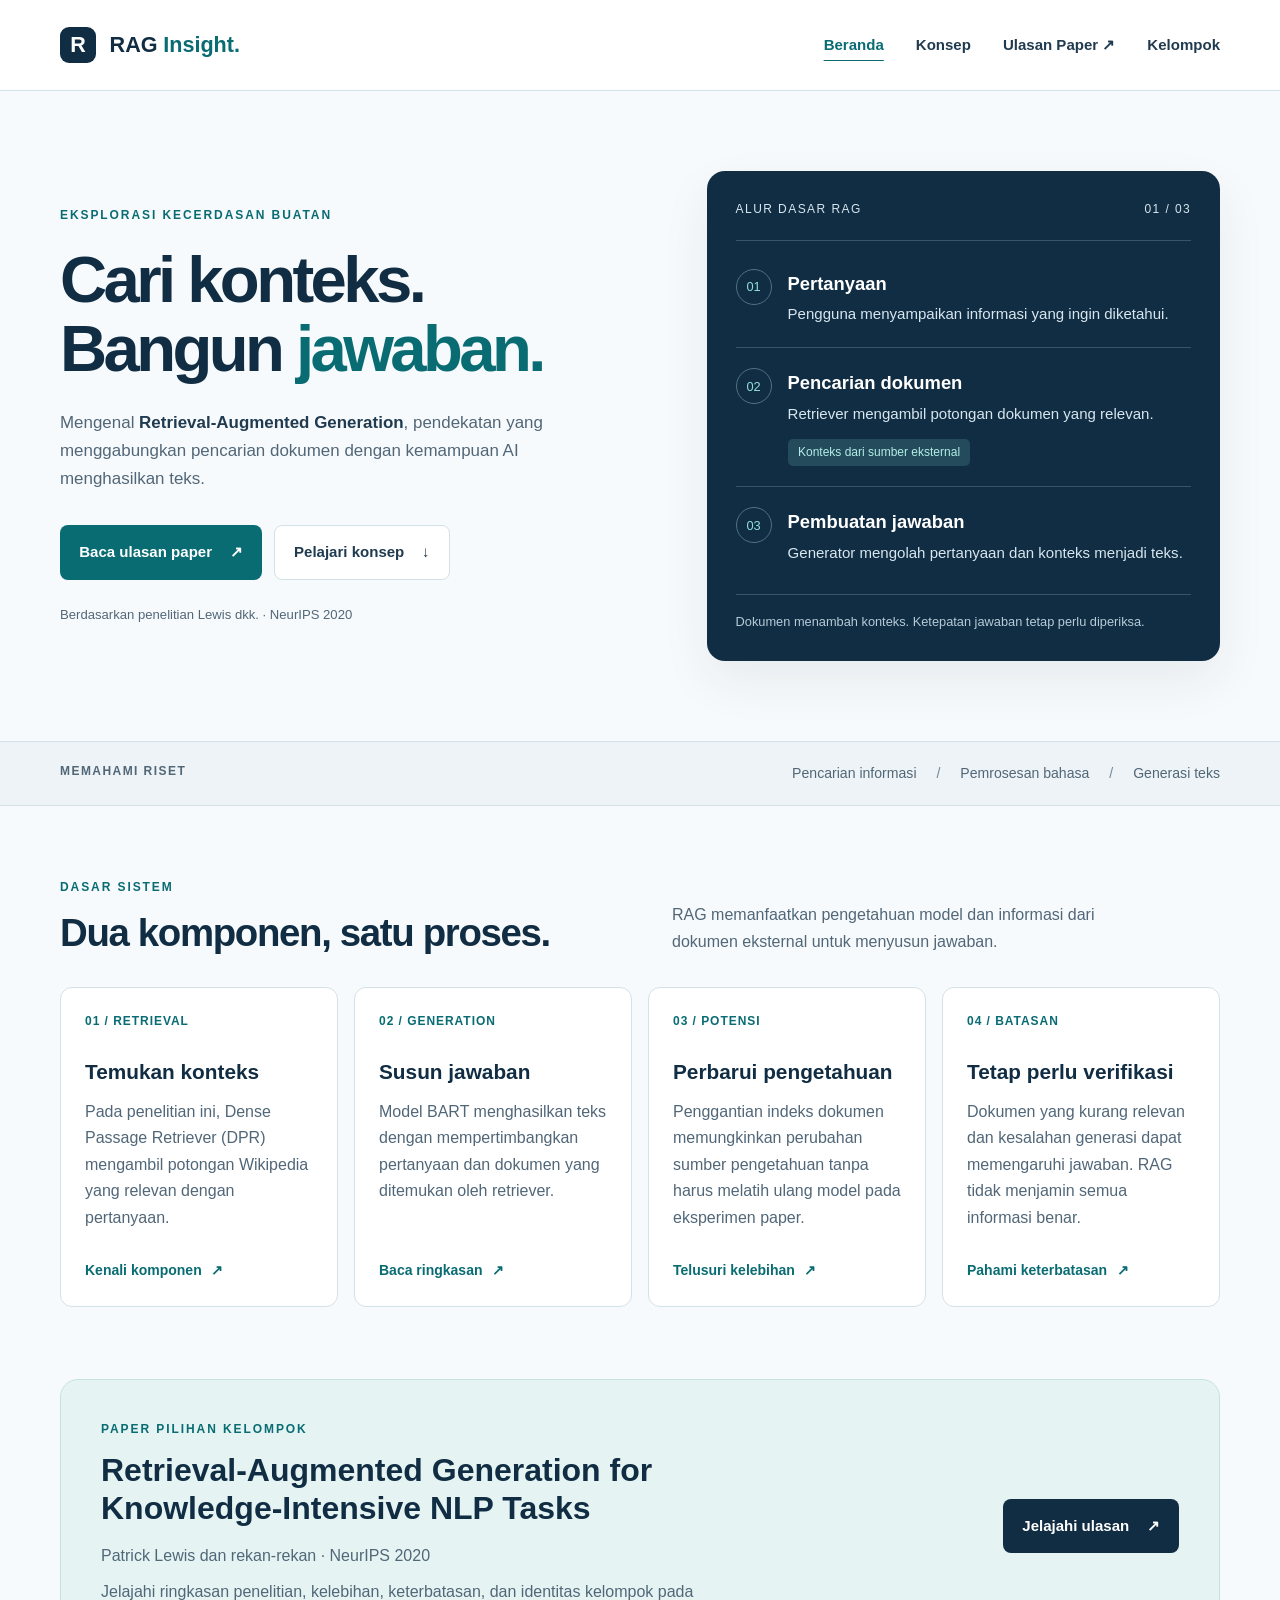
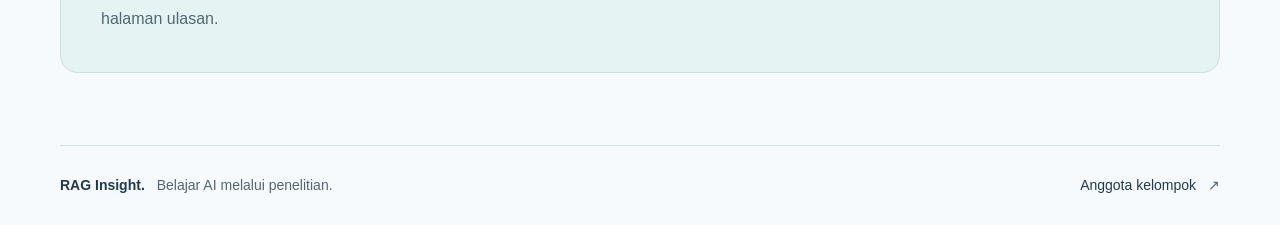
<file: index.html>
<!DOCTYPE html>
<html lang="id">
<head>
  <meta charset="UTF-8">
  <meta name="viewport" content="width=device-width, initial-scale=1.0">
  <meta name="description" content="Kenali Retrieval-Augmented Generation: cara kerja, potensi, dan keterbatasan AI yang menggunakan dokumen sebagai konteks.">
  <title>RAG Insight | Homepage</title>
  <!-- 1. CSS eksternal, terpisah dari HTML. -->
  <link rel="stylesheet" href="style.css">
</head>
<body>
  <a class="skip-link" href="#utama">Lewati ke konten utama</a>
  <header class="site-header">
    <div class="container header-inner">
      <a class="brand" href="index.html" aria-label="RAG Insight beranda"><span class="brand-icon" aria-hidden="true">R</span>RAG<span>Insight.</span></a>
      <nav aria-label="Navigasi utama">
        <ul><li><a href="index.html" aria-current="page">Beranda</a></li><li><a href="#konsep">Konsep</a></li><li><a href="landing-page.html">Ulasan Paper <span aria-hidden="true">↗</span></a></li><li><a href="landing-page.html#anggota">Kelompok</a></li></ul>
      </nav>
    </div>
  </header>
  <main id="utama">
    <!-- 3. Hero dengan judul, deskripsi, diagram konsep, dan CTA. -->
    <section class="hero container" aria-labelledby="hero-title">
      <div class="hero-copy">
        <p class="eyebrow">EKSPLORASI KECERDASAN BUATAN</p>
        <h1 id="hero-title">Cari konteks.<br>Bangun <span>jawaban.</span></h1>
        <p class="intro">Mengenal <strong>Retrieval-Augmented Generation</strong>, pendekatan yang menggabungkan pencarian dokumen dengan kemampuan AI menghasilkan teks.</p>
        <div class="actions"><a class="button primary" href="landing-page.html">Baca ulasan paper <span aria-hidden="true">↗</span></a><a class="button secondary" href="#konsep">Pelajari konsep <span aria-hidden="true">↓</span></a></div>
        <p class="hero-note">Berdasarkan penelitian Lewis dkk. · NeurIPS 2020</p>
      </div>
      <figure class="process" aria-labelledby="process-caption">
        <div class="process-top"><span>ALUR DASAR RAG</span><span aria-hidden="true">01 / 03</span></div>
        <ol>
          <li><span class="step">01</span><div><h2>Pertanyaan</h2><p>Pengguna menyampaikan informasi yang ingin diketahui.</p></div></li>
          <li><span class="step">02</span><div><h2>Pencarian dokumen</h2><p>Retriever mengambil potongan dokumen yang relevan.</p><span class="tag">Konteks dari sumber eksternal</span></div></li>
          <li><span class="step">03</span><div><h2>Pembuatan jawaban</h2><p>Generator mengolah pertanyaan dan konteks menjadi teks.</p></div></li>
        </ol>
        <figcaption id="process-caption">Dokumen menambah konteks. Ketepatan jawaban tetap perlu diperiksa.</figcaption>
      </figure>
    </section>
    <div class="research-band"><div class="container band-inner"><p>MEMAHAMI RISET</p><p>Pencarian informasi <span aria-hidden="true">/</span> Pemrosesan bahasa <span aria-hidden="true">/</span> Generasi teks</p></div></div>
    <!-- 4. Grid card berisi informasi utama yang sesuai tema paper. -->
    <section id="konsep" class="container content-section" aria-labelledby="konsep-title">
      <div class="section-heading"><div><p class="eyebrow">DASAR SISTEM</p><h2 id="konsep-title">Dua komponen, satu proses.</h2></div><p>RAG memanfaatkan pengetahuan model dan informasi dari dokumen eksternal untuk menyusun jawaban.</p></div>
      <div class="feature-grid">
        <article class="feature-card"><span class="card-number">01 / RETRIEVAL</span><h3>Temukan konteks</h3><p>Pada penelitian ini, Dense Passage Retriever (DPR) mengambil potongan Wikipedia yang relevan dengan pertanyaan.</p><a href="landing-page.html#about">Kenali komponen <span aria-hidden="true">↗</span></a></article>
        <article class="feature-card"><span class="card-number">02 / GENERATION</span><h3>Susun jawaban</h3><p>Model BART menghasilkan teks dengan mempertimbangkan pertanyaan dan dokumen yang ditemukan oleh retriever.</p><a href="landing-page.html#about">Baca ringkasan <span aria-hidden="true">↗</span></a></article>
        <article class="feature-card"><span class="card-number">03 / POTENSI</span><h3>Perbarui pengetahuan</h3><p>Penggantian indeks dokumen memungkinkan perubahan sumber pengetahuan tanpa harus melatih ulang model pada eksperimen paper.</p><a href="landing-page.html#kekuatan">Telusuri kelebihan <span aria-hidden="true">↗</span></a></article>
        <article class="feature-card"><span class="card-number">04 / BATASAN</span><h3>Tetap perlu verifikasi</h3><p>Dokumen yang kurang relevan dan kesalahan generasi dapat memengaruhi jawaban. RAG tidak menjamin semua informasi benar.</p><a href="landing-page.html#kekurangan">Pahami keterbatasan <span aria-hidden="true">↗</span></a></article>
      </div>
    </section>
    <section class="container paper-section" aria-labelledby="paper-title"><div class="paper-panel"><div><p class="eyebrow">PAPER PILIHAN KELOMPOK</p><h2 id="paper-title">Retrieval-Augmented Generation for Knowledge-Intensive NLP Tasks</h2><p>Patrick Lewis dan rekan-rekan · NeurIPS 2020</p><p class="paper-description">Jelajahi ringkasan penelitian, kelebihan, keterbatasan, dan identitas kelompok pada halaman ulasan.</p></div><a class="button paper-button" href="landing-page.html">Jelajahi ulasan <span aria-hidden="true">↗</span></a></div></section>
  </main>
  <footer class="container site-footer"><p><strong>RAG Insight.</strong> <span>Belajar AI melalui penelitian.</span></p><a href="landing-page.html#anggota">Anggota kelompok <span aria-hidden="true">↗</span></a></footer>
</body>
</html>
</file>
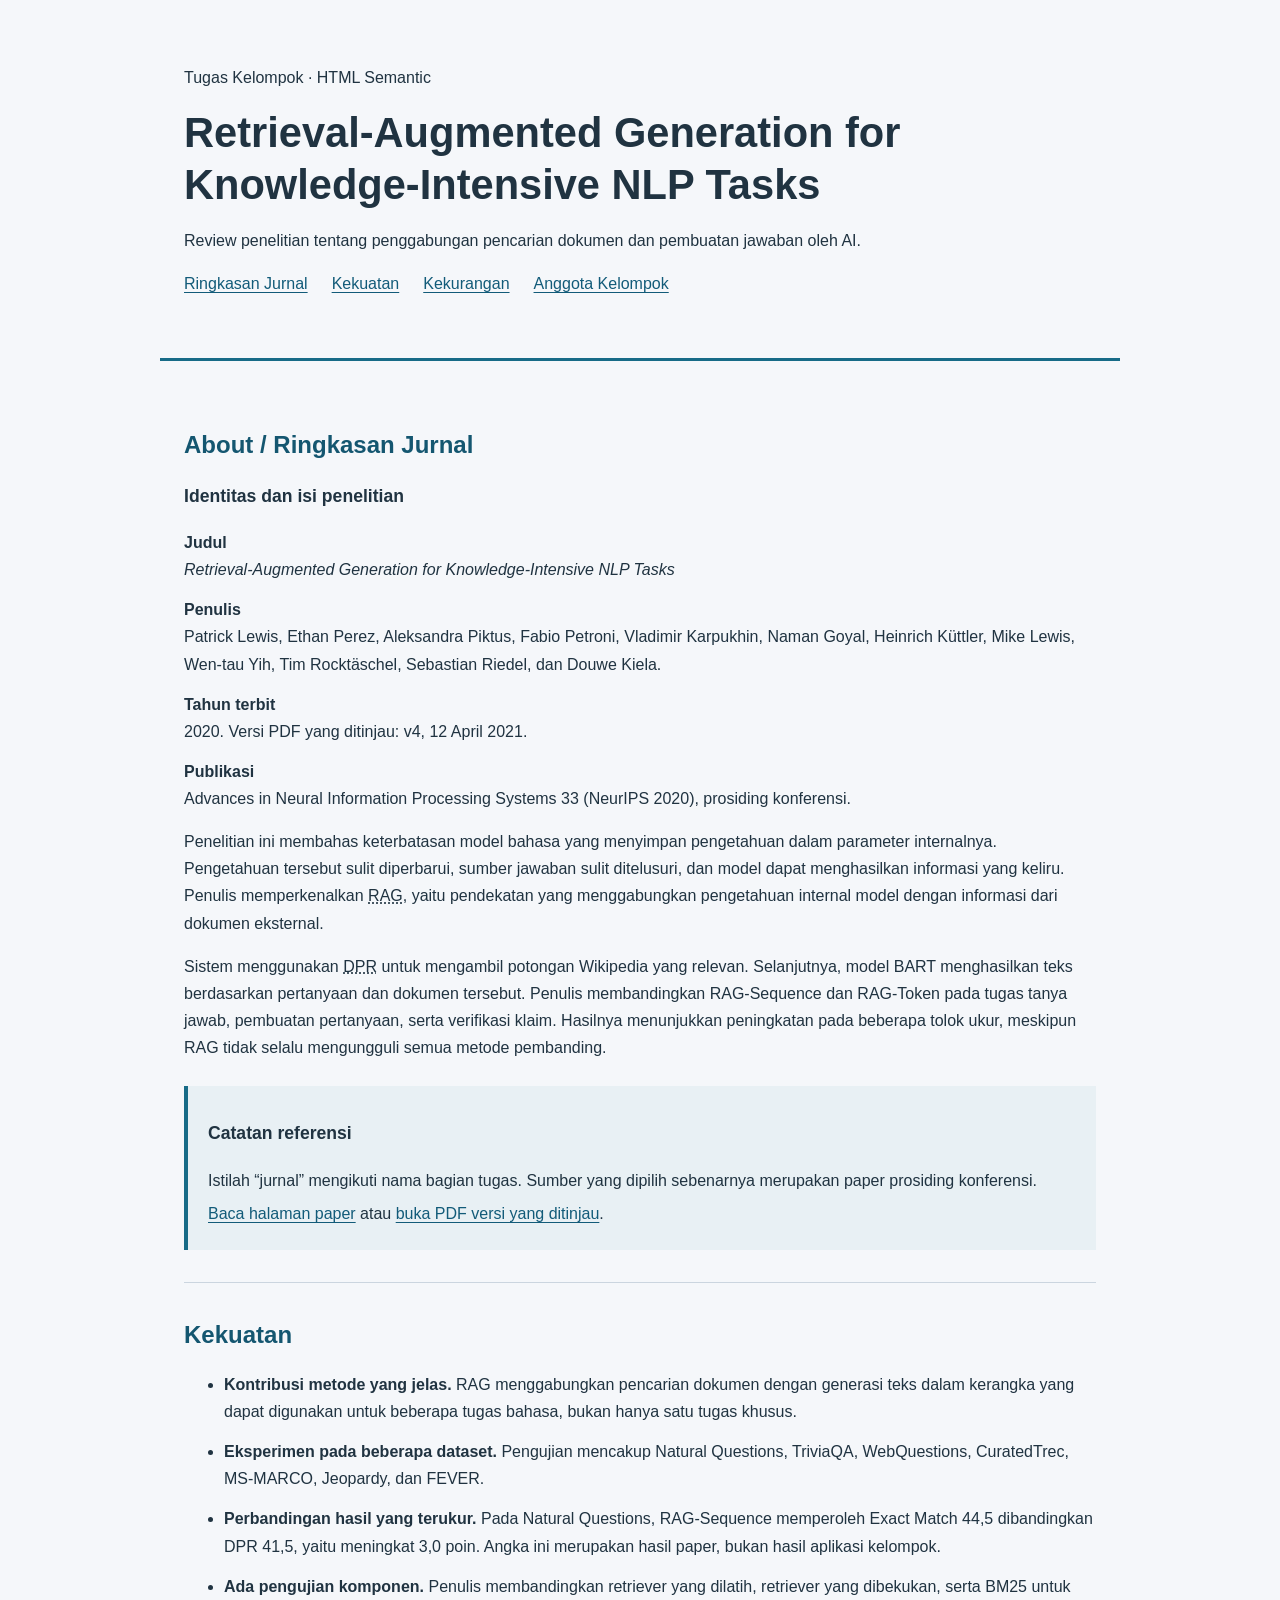
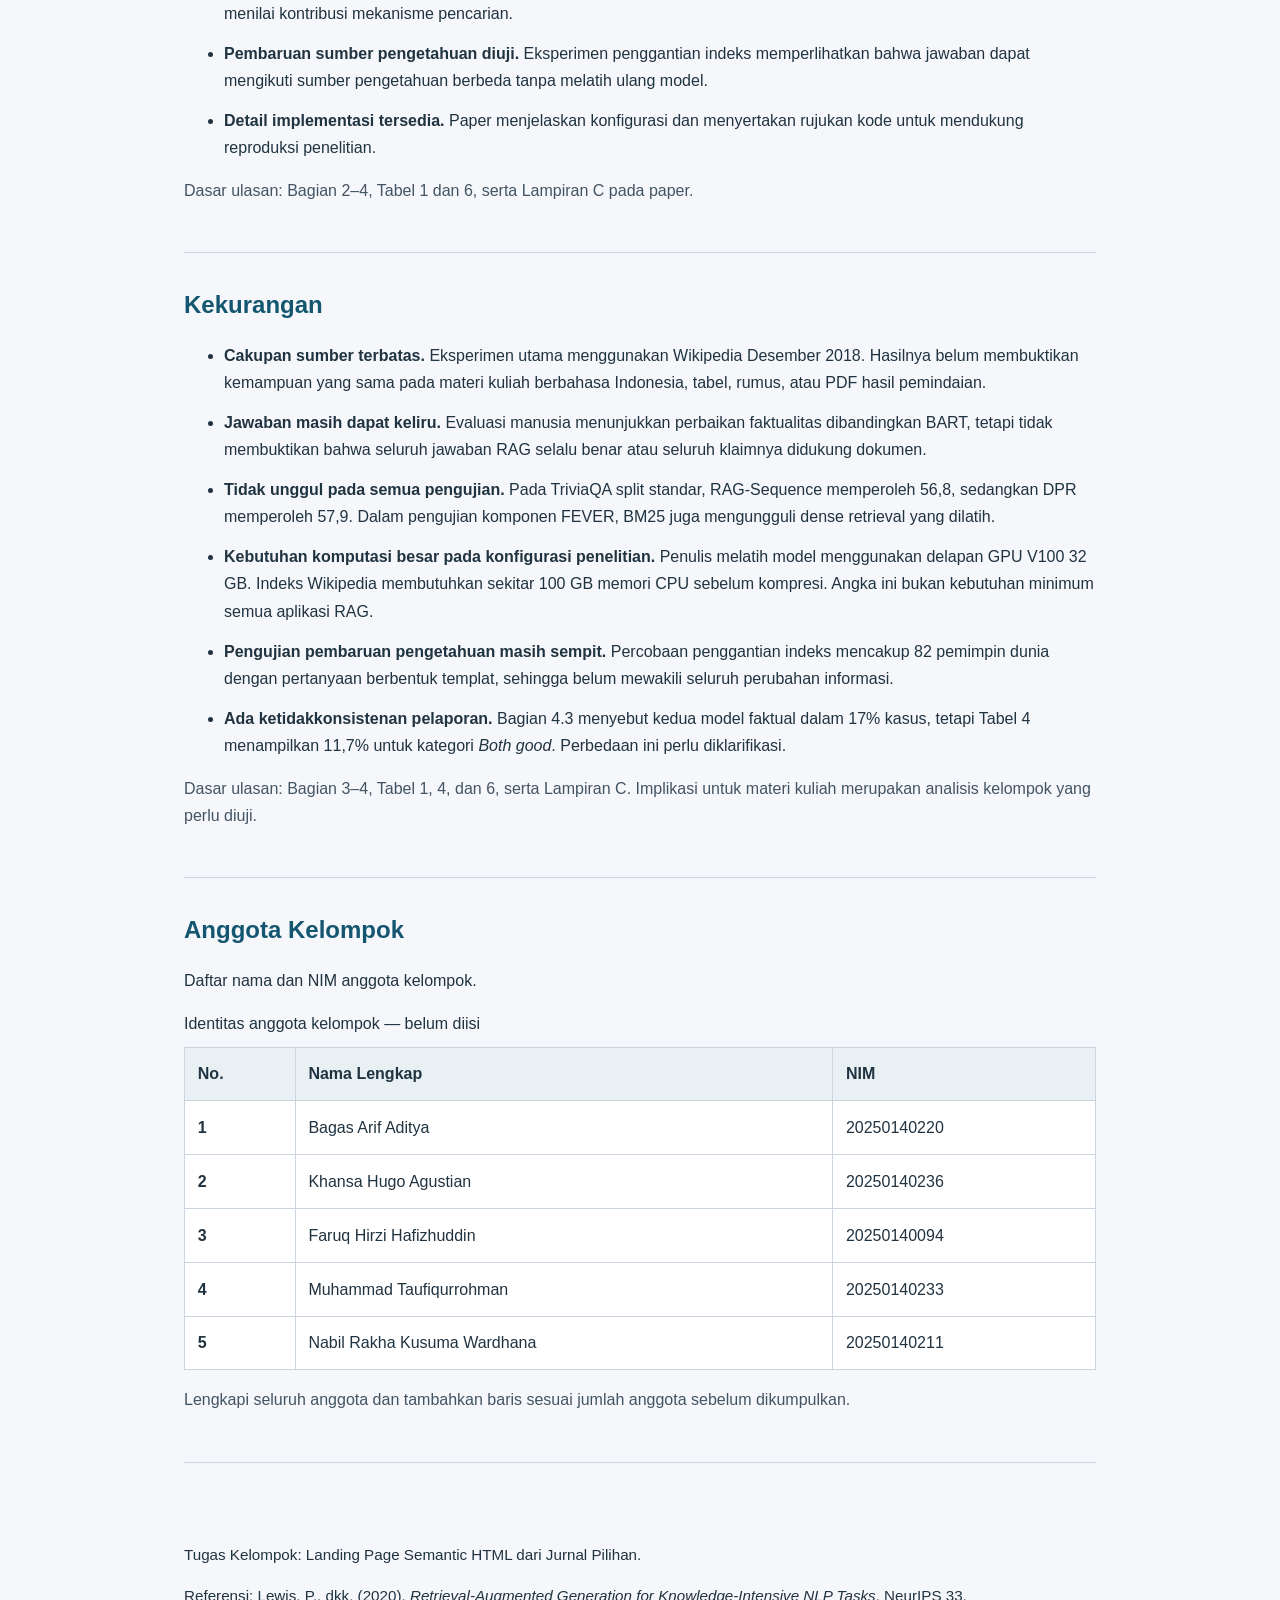
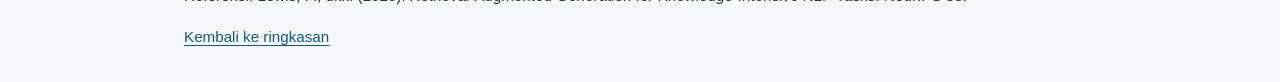
<file: index (1).html>
<!DOCTYPE html>
<html lang="id">
<head>
  <meta charset="UTF-8">
  <meta name="viewport" content="width=device-width, initial-scale=1.0">
  <meta name="description" content="Ringkasan, kekuatan, dan kekurangan penelitian Retrieval-Augmented Generation oleh Patrick Lewis dan rekan-rekan.">
  <title>Review Paper RAG — Tugas HTML Semantic</title>
  <style>
    /* CSS ringan; seluruh konten tetap dapat dibaca tanpa styling. */
    * { box-sizing: border-box; }
    body { margin: 0; font-family: Arial, sans-serif; line-height: 1.7; color: #203341; background: #f5f7fa; }
    body > header, main, body > footer { max-width: 960px; margin: auto; padding: 2rem 1.5rem; }
    body > header { padding-top: 3rem; border-bottom: 3px solid #176b87; }
    h1 { font-size: clamp(1.7rem, 4vw, 2.6rem); line-height: 1.25; margin: .5rem 0 1rem; }
    h2 { color: #145670; line-height: 1.35; }
    h3 { font-size: 1.1rem; }
    a { color: #125b79; text-underline-offset: .2em; }
    a:focus-visible { outline: 3px solid #176b87; outline-offset: 4px; }
    nav ul { display: flex; flex-wrap: wrap; gap: .6rem 1.5rem; list-style: none; padding: 0; }
    section { padding: 1rem 0 2rem; border-bottom: 1px solid #cbd5df; scroll-margin-top: 1rem; }
    dt { font-weight: bold; margin-top: .8rem; }
    dd { margin-left: 0; }
    li { margin-bottom: .8rem; }
    aside { margin-top: 1.5rem; padding: 1rem 1.25rem; background: #e8f0f4; border-left: 4px solid #176b87; }
    aside p { margin: .4rem 0; }
    table { width: 100%; border-collapse: collapse; background: white; }
    caption { text-align: left; margin-bottom: .6rem; }
    th, td { padding: .8rem; text-align: left; border: 1px solid #cbd5df; overflow-wrap: anywhere; }
    thead { background: #e8f0f4; }
    .catatan { color: #425463; }
    .skip-link { position: absolute; left: 1rem; top: -6rem; background: white; padding: .7rem; }
    .skip-link:focus { top: .5rem; }
    body > footer { font-size: .95rem; }
    @media (max-width: 480px) { th, td { padding: .5rem; } }
  </style>
</head>
<body>
  <a class="skip-link" href="#konten-utama">Lewati navigasi ke konten utama</a>

  <!-- HEADER: identitas halaman dan NAV: navigasi antarbagian. -->
  <header>
    <p>Tugas Kelompok · HTML Semantic</p>
    <h1>Retrieval-Augmented Generation for Knowledge-Intensive NLP Tasks</h1>
    <p>Review penelitian tentang penggabungan pencarian dokumen dan pembuatan jawaban oleh AI.</p>
    <nav aria-label="Navigasi bagian halaman">
      <ul>
        <li><a href="#about">Ringkasan Jurnal</a></li>
        <li><a href="#kekuatan">Kekuatan</a></li>
        <li><a href="#kekurangan">Kekurangan</a></li>
        <li><a href="#anggota">Anggota Kelompok</a></li>
      </ul>
    </nav>
  </header>

  <!-- MAIN: satu pembungkus untuk konten utama halaman. -->
  <main id="konten-utama">
    <section id="about" aria-labelledby="judul-about">
      <h2 id="judul-about">About / Ringkasan Jurnal</h2>
      <!-- ARTICLE: ringkasan paper sebagai unit konten yang dapat berdiri sendiri. -->
      <article aria-labelledby="judul-paper">
        <h3 id="judul-paper">Identitas dan isi penelitian</h3>
        <dl>
          <dt>Judul</dt>
          <dd><cite>Retrieval-Augmented Generation for Knowledge-Intensive NLP Tasks</cite></dd>
          <dt>Penulis</dt>
          <dd>Patrick Lewis, Ethan Perez, Aleksandra Piktus, Fabio Petroni, Vladimir Karpukhin, Naman Goyal, Heinrich Küttler, Mike Lewis, Wen-tau Yih, Tim Rocktäschel, Sebastian Riedel, dan Douwe Kiela.</dd>
          <dt>Tahun terbit</dt>
          <dd><time datetime="2020">2020</time>. Versi PDF yang ditinjau: v4, <time datetime="2021-04-12">12 April 2021</time>.</dd>
          <dt>Publikasi</dt>
          <dd>Advances in Neural Information Processing Systems 33 (NeurIPS 2020), prosiding konferensi.</dd>
        </dl>
        <p>Penelitian ini membahas keterbatasan model bahasa yang menyimpan pengetahuan dalam parameter internalnya. Pengetahuan tersebut sulit diperbarui, sumber jawaban sulit ditelusuri, dan model dapat menghasilkan informasi yang keliru. Penulis memperkenalkan <abbr title="Retrieval-Augmented Generation">RAG</abbr>, yaitu pendekatan yang menggabungkan pengetahuan internal model dengan informasi dari dokumen eksternal.</p>
        <p>Sistem menggunakan <abbr title="Dense Passage Retriever">DPR</abbr> untuk mengambil potongan Wikipedia yang relevan. Selanjutnya, model BART menghasilkan teks berdasarkan pertanyaan dan dokumen tersebut. Penulis membandingkan RAG-Sequence dan RAG-Token pada tugas tanya jawab, pembuatan pertanyaan, serta verifikasi klaim. Hasilnya menunjukkan peningkatan pada beberapa tolok ukur, meskipun RAG tidak selalu mengungguli semua metode pembanding.</p>
      </article>
      <aside aria-labelledby="judul-referensi">
        <h3 id="judul-referensi">Catatan referensi</h3>
        <p>Istilah “jurnal” mengikuti nama bagian tugas. Sumber yang dipilih sebenarnya merupakan paper prosiding konferensi.</p>
        <p><a href="https://arxiv.org/abs/2005.11401">Baca halaman paper</a> atau <a href="https://arxiv.org/pdf/2005.11401v4">buka PDF versi yang ditinjau</a>.</p>
      </aside>
    </section>

    <section id="kekuatan" aria-labelledby="judul-kekuatan">
      <h2 id="judul-kekuatan">Kekuatan</h2>
      <ul>
        <li><strong>Kontribusi metode yang jelas.</strong> RAG menggabungkan pencarian dokumen dengan generasi teks dalam kerangka yang dapat digunakan untuk beberapa tugas bahasa, bukan hanya satu tugas khusus.</li>
        <li><strong>Eksperimen pada beberapa dataset.</strong> Pengujian mencakup Natural Questions, TriviaQA, WebQuestions, CuratedTrec, MS-MARCO, Jeopardy, dan FEVER.</li>
        <li><strong>Perbandingan hasil yang terukur.</strong> Pada Natural Questions, RAG-Sequence memperoleh Exact Match 44,5 dibandingkan DPR 41,5, yaitu meningkat 3,0 poin. Angka ini merupakan hasil paper, bukan hasil aplikasi kelompok.</li>
        <li><strong>Ada pengujian komponen.</strong> Penulis membandingkan retriever yang dilatih, retriever yang dibekukan, serta BM25 untuk menilai kontribusi mekanisme pencarian.</li>
        <li><strong>Pembaruan sumber pengetahuan diuji.</strong> Eksperimen penggantian indeks memperlihatkan bahwa jawaban dapat mengikuti sumber pengetahuan berbeda tanpa melatih ulang model.</li>
        <li><strong>Detail implementasi tersedia.</strong> Paper menjelaskan konfigurasi dan menyertakan rujukan kode untuk mendukung reproduksi penelitian.</li>
      </ul>
      <p class="catatan">Dasar ulasan: Bagian 2–4, Tabel 1 dan 6, serta Lampiran C pada paper.</p>
    </section>

    <section id="kekurangan" aria-labelledby="judul-kekurangan">
      <h2 id="judul-kekurangan">Kekurangan</h2>
      <ul>
        <li><strong>Cakupan sumber terbatas.</strong> Eksperimen utama menggunakan Wikipedia Desember 2018. Hasilnya belum membuktikan kemampuan yang sama pada materi kuliah berbahasa Indonesia, tabel, rumus, atau PDF hasil pemindaian.</li>
        <li><strong>Jawaban masih dapat keliru.</strong> Evaluasi manusia menunjukkan perbaikan faktualitas dibandingkan BART, tetapi tidak membuktikan bahwa seluruh jawaban RAG selalu benar atau seluruh klaimnya didukung dokumen.</li>
        <li><strong>Tidak unggul pada semua pengujian.</strong> Pada TriviaQA split standar, RAG-Sequence memperoleh 56,8, sedangkan DPR memperoleh 57,9. Dalam pengujian komponen FEVER, BM25 juga mengungguli dense retrieval yang dilatih.</li>
        <li><strong>Kebutuhan komputasi besar pada konfigurasi penelitian.</strong> Penulis melatih model menggunakan delapan GPU V100 32 GB. Indeks Wikipedia membutuhkan sekitar 100 GB memori CPU sebelum kompresi. Angka ini bukan kebutuhan minimum semua aplikasi RAG.</li>
        <li><strong>Pengujian pembaruan pengetahuan masih sempit.</strong> Percobaan penggantian indeks mencakup 82 pemimpin dunia dengan pertanyaan berbentuk templat, sehingga belum mewakili seluruh perubahan informasi.</li>
        <li><strong>Ada ketidakkonsistenan pelaporan.</strong> Bagian 4.3 menyebut kedua model faktual dalam 17% kasus, tetapi Tabel 4 menampilkan 11,7% untuk kategori <i lang="en">Both good</i>. Perbedaan ini perlu diklarifikasi.</li>
      </ul>
      <p class="catatan">Dasar ulasan: Bagian 3–4, Tabel 1, 4, dan 6, serta Lampiran C. Implikasi untuk materi kuliah merupakan analisis kelompok yang perlu diuji.</p>
    </section>

    <section id="anggota" aria-labelledby="judul-anggota">
      <h2 id="judul-anggota">Anggota Kelompok</h2>
      <p>Daftar nama dan NIM anggota kelompok.</p>
      <!-- WAJIB DILENGKAPI: ganti penanda berikut dan tambah baris sesuai jumlah anggota sebenarnya. -->
      <table>
        <caption>Identitas anggota kelompok — belum diisi</caption>
        <thead>
          <tr><th scope="col">No.</th><th scope="col">Nama Lengkap</th><th scope="col">NIM</th></tr>
        </thead>
        <tbody>
          <tr><th scope="row">1</th><td>Bagas Arif Aditya</td><td>20250140220</td></tr>
        </tbody>
        <tbody>
          <tr><th scope="row">2</th><td>Khansa Hugo Agustian</td><td>20250140236</td></tr>
        </tbody>
        <tbody>
          <tr><th scope="row">3</th><td>Faruq Hirzi Hafizhuddin</td><td>20250140094</td></tr>
        </tbody>
        <tbody>
          <tr><th scope="row">4</th><td>Muhammad Taufiqurrohman</td><td>20250140233</td></tr>
        </tbody>
        <tbody>
          <tr><th scope="row">5</th><td>Nabil Rakha Kusuma Wardhana</td><td>20250140211</td></tr>
        </tbody>
      </table>
      <p class="catatan">Lengkapi seluruh anggota dan tambahkan baris sesuai jumlah anggota sebelum dikumpulkan.</p>
    </section>
  </main>

  <footer>
    <p>Tugas Kelompok: Landing Page Semantic HTML dari Jurnal Pilihan.</p>
    <p>Referensi: Lewis, P., dkk. (2020). <cite>Retrieval-Augmented Generation for Knowledge-Intensive NLP Tasks</cite>. NeurIPS 33.</p>
    <a href="#about">Kembali ke ringkasan</a>
  </footer>
</body>
</html>
</file>
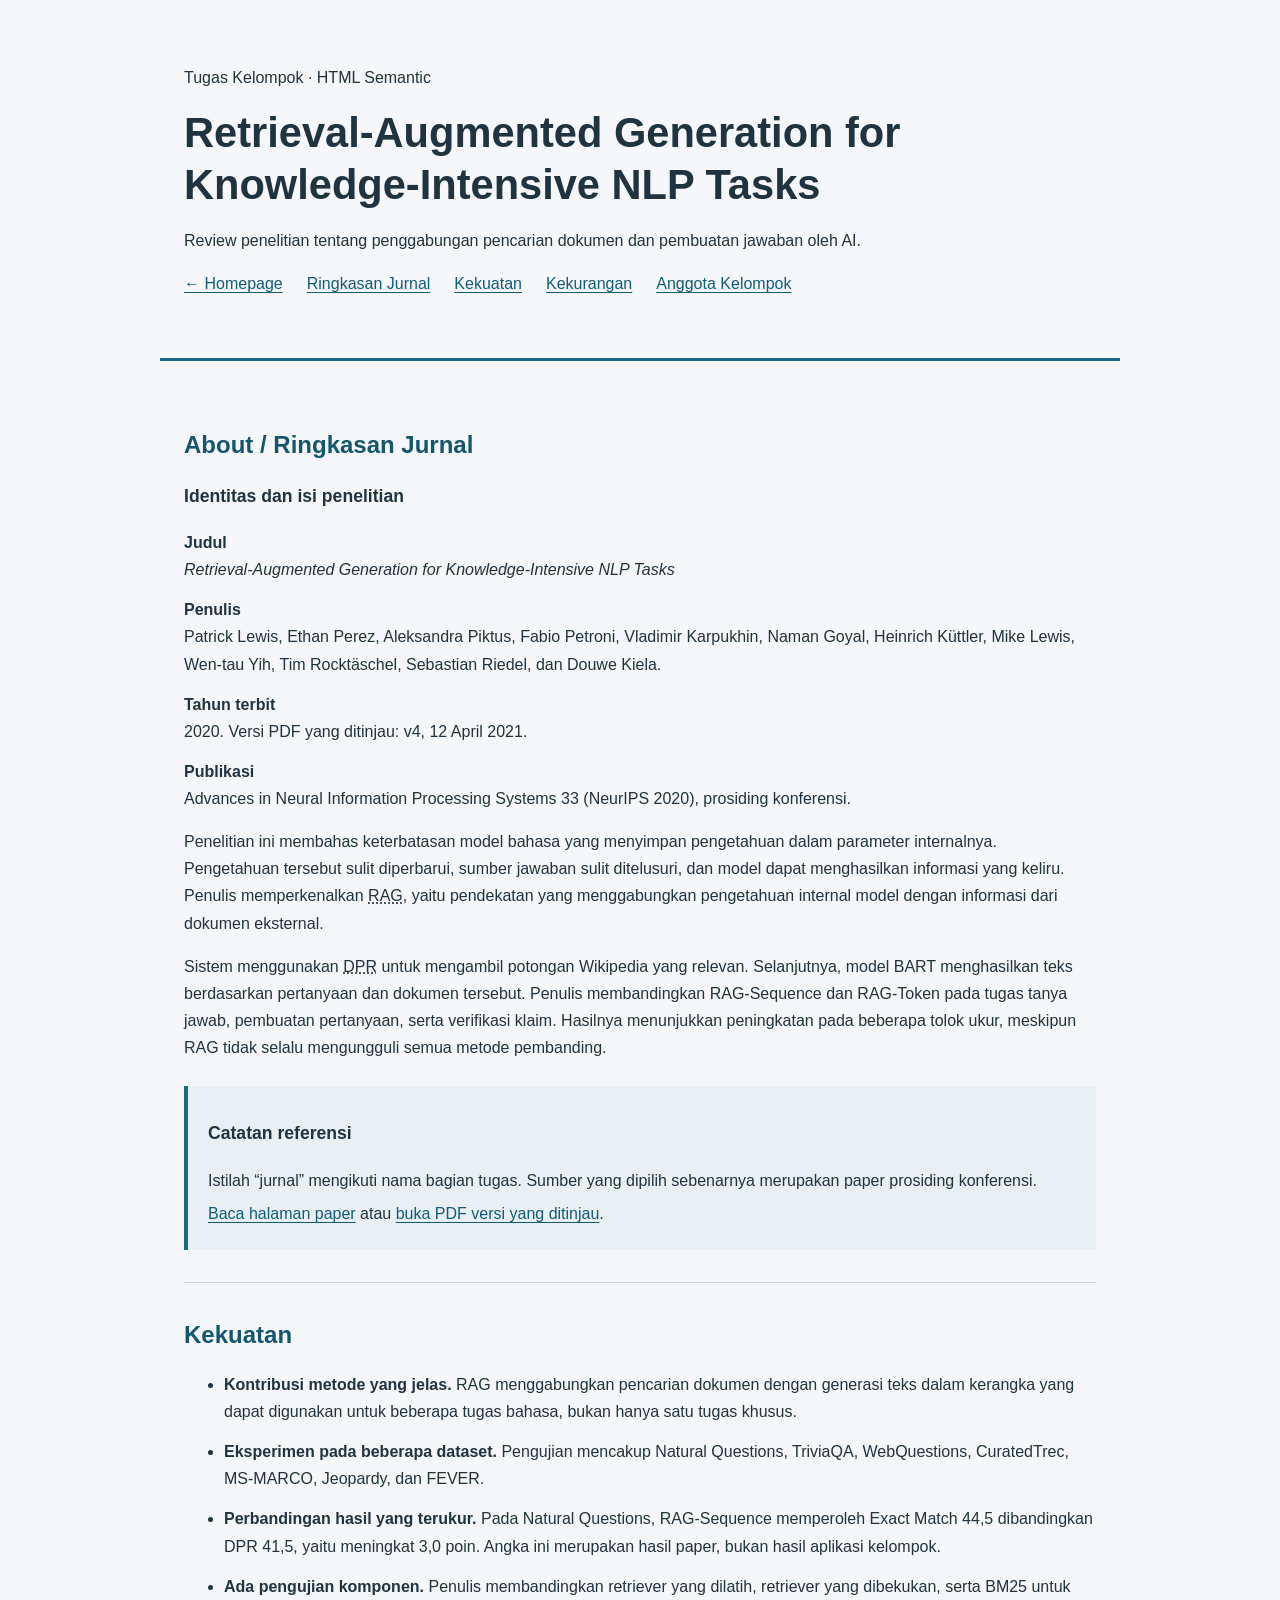
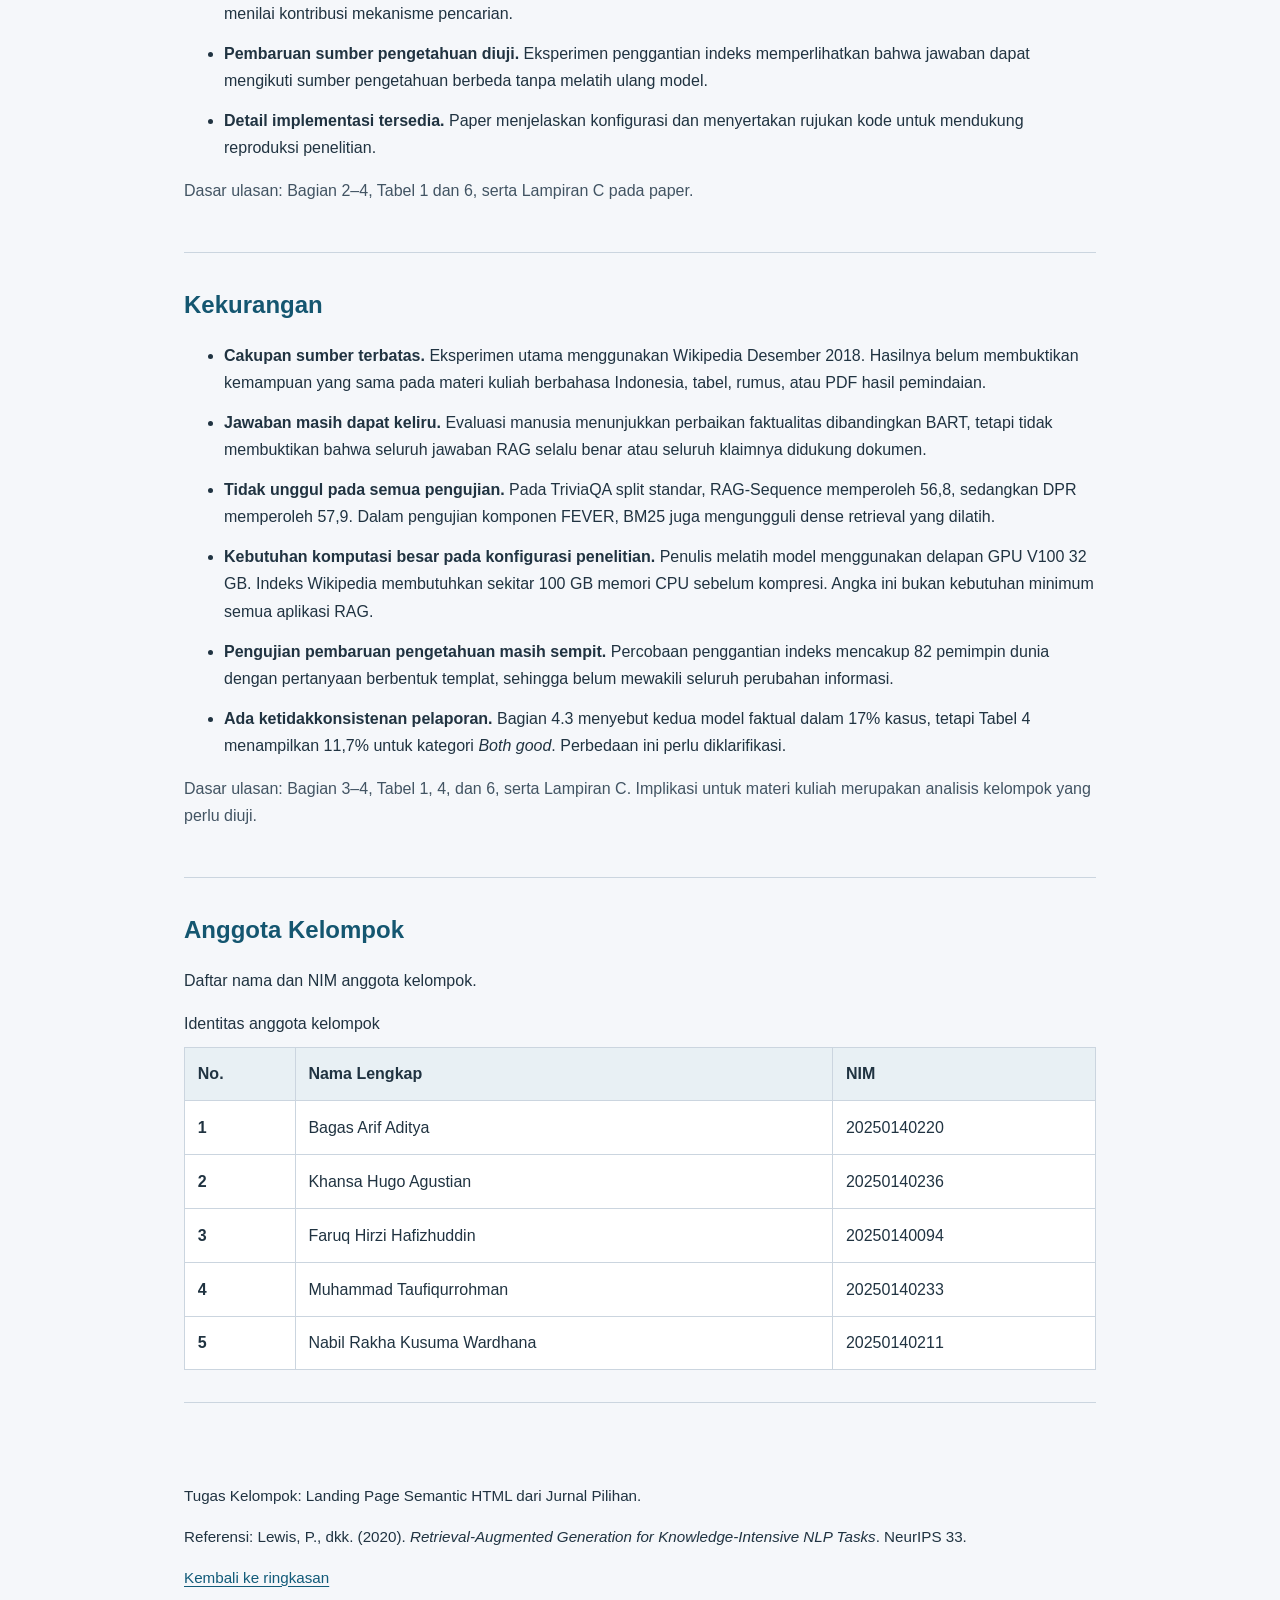
<file: landing-page.html>
<!DOCTYPE html>
<html lang="id">
<head>
  <meta charset="UTF-8">
  <meta name="viewport" content="width=device-width, initial-scale=1.0">
  <meta name="description" content="Ringkasan, kekuatan, dan kekurangan penelitian Retrieval-Augmented Generation oleh Patrick Lewis dan rekan-rekan.">
  <title>Review Paper RAG — Tugas HTML Semantic</title>
  <link rel="stylesheet" href="landing-page.css">
</head>
<body>
  <a class="skip-link" href="#konten-utama">Lewati navigasi ke konten utama</a>

  <!-- HEADER: identitas halaman dan NAV: navigasi antarbagian. -->
  <header>
    <p>Tugas Kelompok · HTML Semantic</p>
    <h1>Retrieval-Augmented Generation for Knowledge-Intensive NLP Tasks</h1>
    <p>Review penelitian tentang penggabungan pencarian dokumen dan pembuatan jawaban oleh AI.</p>
    <nav aria-label="Navigasi bagian halaman">
      <ul>
        <li><a href="index.html">← Homepage</a></li>
        <li><a href="#about">Ringkasan Jurnal</a></li>
        <li><a href="#kekuatan">Kekuatan</a></li>
        <li><a href="#kekurangan">Kekurangan</a></li>
        <li><a href="#anggota">Anggota Kelompok</a></li>
      </ul>
    </nav>
  </header>

  <!-- MAIN: satu pembungkus untuk konten utama halaman. -->
  <main id="konten-utama">
    <section id="about" aria-labelledby="judul-about">
      <h2 id="judul-about">About / Ringkasan Jurnal</h2>
      <!-- ARTICLE: ringkasan paper sebagai unit konten yang dapat berdiri sendiri. -->
      <article aria-labelledby="judul-paper">
        <h3 id="judul-paper">Identitas dan isi penelitian</h3>
        <dl>
          <dt>Judul</dt>
          <dd><cite>Retrieval-Augmented Generation for Knowledge-Intensive NLP Tasks</cite></dd>
          <dt>Penulis</dt>
          <dd>Patrick Lewis, Ethan Perez, Aleksandra Piktus, Fabio Petroni, Vladimir Karpukhin, Naman Goyal, Heinrich Küttler, Mike Lewis, Wen-tau Yih, Tim Rocktäschel, Sebastian Riedel, dan Douwe Kiela.</dd>
          <dt>Tahun terbit</dt>
          <dd><time datetime="2020">2020</time>. Versi PDF yang ditinjau: v4, <time datetime="2021-04-12">12 April 2021</time>.</dd>
          <dt>Publikasi</dt>
          <dd>Advances in Neural Information Processing Systems 33 (NeurIPS 2020), prosiding konferensi.</dd>
        </dl>
        <p>Penelitian ini membahas keterbatasan model bahasa yang menyimpan pengetahuan dalam parameter internalnya. Pengetahuan tersebut sulit diperbarui, sumber jawaban sulit ditelusuri, dan model dapat menghasilkan informasi yang keliru. Penulis memperkenalkan <abbr title="Retrieval-Augmented Generation">RAG</abbr>, yaitu pendekatan yang menggabungkan pengetahuan internal model dengan informasi dari dokumen eksternal.</p>
        <p>Sistem menggunakan <abbr title="Dense Passage Retriever">DPR</abbr> untuk mengambil potongan Wikipedia yang relevan. Selanjutnya, model BART menghasilkan teks berdasarkan pertanyaan dan dokumen tersebut. Penulis membandingkan RAG-Sequence dan RAG-Token pada tugas tanya jawab, pembuatan pertanyaan, serta verifikasi klaim. Hasilnya menunjukkan peningkatan pada beberapa tolok ukur, meskipun RAG tidak selalu mengungguli semua metode pembanding.</p>
      </article>
      <aside aria-labelledby="judul-referensi">
        <h3 id="judul-referensi">Catatan referensi</h3>
        <p>Istilah “jurnal” mengikuti nama bagian tugas. Sumber yang dipilih sebenarnya merupakan paper prosiding konferensi.</p>
        <p><a href="https://arxiv.org/abs/2005.11401">Baca halaman paper</a> atau <a href="https://arxiv.org/pdf/2005.11401v4">buka PDF versi yang ditinjau</a>.</p>
      </aside>
    </section>

    <section id="kekuatan" aria-labelledby="judul-kekuatan">
      <h2 id="judul-kekuatan">Kekuatan</h2>
      <ul>
        <li><strong>Kontribusi metode yang jelas.</strong> RAG menggabungkan pencarian dokumen dengan generasi teks dalam kerangka yang dapat digunakan untuk beberapa tugas bahasa, bukan hanya satu tugas khusus.</li>
        <li><strong>Eksperimen pada beberapa dataset.</strong> Pengujian mencakup Natural Questions, TriviaQA, WebQuestions, CuratedTrec, MS-MARCO, Jeopardy, dan FEVER.</li>
        <li><strong>Perbandingan hasil yang terukur.</strong> Pada Natural Questions, RAG-Sequence memperoleh Exact Match 44,5 dibandingkan DPR 41,5, yaitu meningkat 3,0 poin. Angka ini merupakan hasil paper, bukan hasil aplikasi kelompok.</li>
        <li><strong>Ada pengujian komponen.</strong> Penulis membandingkan retriever yang dilatih, retriever yang dibekukan, serta BM25 untuk menilai kontribusi mekanisme pencarian.</li>
        <li><strong>Pembaruan sumber pengetahuan diuji.</strong> Eksperimen penggantian indeks memperlihatkan bahwa jawaban dapat mengikuti sumber pengetahuan berbeda tanpa melatih ulang model.</li>
        <li><strong>Detail implementasi tersedia.</strong> Paper menjelaskan konfigurasi dan menyertakan rujukan kode untuk mendukung reproduksi penelitian.</li>
      </ul>
      <p class="catatan">Dasar ulasan: Bagian 2–4, Tabel 1 dan 6, serta Lampiran C pada paper.</p>
    </section>

    <section id="kekurangan" aria-labelledby="judul-kekurangan">
      <h2 id="judul-kekurangan">Kekurangan</h2>
      <ul>
        <li><strong>Cakupan sumber terbatas.</strong> Eksperimen utama menggunakan Wikipedia Desember 2018. Hasilnya belum membuktikan kemampuan yang sama pada materi kuliah berbahasa Indonesia, tabel, rumus, atau PDF hasil pemindaian.</li>
        <li><strong>Jawaban masih dapat keliru.</strong> Evaluasi manusia menunjukkan perbaikan faktualitas dibandingkan BART, tetapi tidak membuktikan bahwa seluruh jawaban RAG selalu benar atau seluruh klaimnya didukung dokumen.</li>
        <li><strong>Tidak unggul pada semua pengujian.</strong> Pada TriviaQA split standar, RAG-Sequence memperoleh 56,8, sedangkan DPR memperoleh 57,9. Dalam pengujian komponen FEVER, BM25 juga mengungguli dense retrieval yang dilatih.</li>
        <li><strong>Kebutuhan komputasi besar pada konfigurasi penelitian.</strong> Penulis melatih model menggunakan delapan GPU V100 32 GB. Indeks Wikipedia membutuhkan sekitar 100 GB memori CPU sebelum kompresi. Angka ini bukan kebutuhan minimum semua aplikasi RAG.</li>
        <li><strong>Pengujian pembaruan pengetahuan masih sempit.</strong> Percobaan penggantian indeks mencakup 82 pemimpin dunia dengan pertanyaan berbentuk templat, sehingga belum mewakili seluruh perubahan informasi.</li>
        <li><strong>Ada ketidakkonsistenan pelaporan.</strong> Bagian 4.3 menyebut kedua model faktual dalam 17% kasus, tetapi Tabel 4 menampilkan 11,7% untuk kategori <i lang="en">Both good</i>. Perbedaan ini perlu diklarifikasi.</li>
      </ul>
      <p class="catatan">Dasar ulasan: Bagian 3–4, Tabel 1, 4, dan 6, serta Lampiran C. Implikasi untuk materi kuliah merupakan analisis kelompok yang perlu diuji.</p>
    </section>

    <section id="anggota" aria-labelledby="judul-anggota">
      <h2 id="judul-anggota">Anggota Kelompok</h2>
      <p>Daftar nama dan NIM anggota kelompok.</p>
      <!-- Identitas anggota kelompok sesuai file yang diberikan. -->
      <table>
        <caption>Identitas anggota kelompok</caption>
        <thead>
          <tr><th scope="col">No.</th><th scope="col">Nama Lengkap</th><th scope="col">NIM</th></tr>
        </thead>
        <tbody>
          <tr><th scope="row">1</th><td>Bagas Arif Aditya</td><td>20250140220</td></tr>
        </tbody>
        <tbody>
          <tr><th scope="row">2</th><td>Khansa Hugo Agustian</td><td>20250140236</td></tr>
        </tbody>
        <tbody>
          <tr><th scope="row">3</th><td>Faruq Hirzi Hafizhuddin</td><td>20250140094</td></tr>
        </tbody>
        <tbody>
          <tr><th scope="row">4</th><td>Muhammad Taufiqurrohman</td><td>20250140233</td></tr>
        </tbody>
        <tbody>
          <tr><th scope="row">5</th><td>Nabil Rakha Kusuma Wardhana</td><td>20250140211</td></tr>
        </tbody>
      </table>

    </section>
  </main>

  <footer>
    <p>Tugas Kelompok: Landing Page Semantic HTML dari Jurnal Pilihan.</p>
    <p>Referensi: Lewis, P., dkk. (2020). <cite>Retrieval-Augmented Generation for Knowledge-Intensive NLP Tasks</cite>. NeurIPS 33.</p>
    <a href="#about">Kembali ke ringkasan</a>
  </footer>
</body>
</html>
</file>
<file: style.css>
/* 2. Variabel global untuk warna, ukuran, dan spacing. */
:root {
  --navy: #112d43;
  --text: #203b50;
  --muted: #516778;
  --accent: #096c73;
  --accent-light: #e5f4f3;
  --line: #d4e1e6;
  --background: #f7fafc;
  --white: #ffffff;
  --container: 1160px;
  --radius: 18px;
  --space: 1.5rem;
}
/* Reset sederhana. */
*, *::before, *::after { box-sizing: border-box; margin: 0; padding: 0; }
html { scroll-behavior: smooth; }
body { font-family: Arial, Helvetica, sans-serif; font-size: 1rem; line-height: 1.65; color: var(--text); background: var(--background); }
a { color: inherit; text-decoration: none; }
img, svg { display: block; max-width: 100%; height: auto; }
button, input { font: inherit; }
h1, h2, h3 { color: var(--navy); line-height: 1.18; }
a:focus-visible { outline: 3px solid #c15e13; outline-offset: 5px; }
.container { width: min(var(--container), calc(100% - 3rem)); margin-inline: auto; }
.skip-link { position: absolute; top: -100px; left: 1rem; padding: .75rem; background: var(--white); z-index: 5; }
.skip-link:focus { top: 1rem; }
.site-header { border-bottom: 1px solid var(--line); background: var(--white); }
.header-inner { min-height: 90px; display: flex; align-items: center; justify-content: space-between; gap: var(--space); }
.brand { display: inline-flex; align-items: center; gap: .35rem; font-size: 1.35rem; font-weight: 800; color: var(--navy); }
.brand > span:last-child { color: var(--accent); }
.brand-icon { display: grid; place-items: center; background: var(--navy); color: var(--white); width: 36px; height: 36px; margin-right: .5rem; border-radius: 9px; }
nav ul { list-style: none; display: flex; gap: 2rem; flex-wrap: wrap; }
nav a { display: inline-block; padding-block: .6rem; font-size: .94rem; font-weight: 600; }
nav a:hover, nav a[aria-current="page"] { color: var(--accent); text-decoration: underline; text-underline-offset: .6rem; }
.hero { display: grid; grid-template-columns: 1.12fr 1fr; align-items: center; gap: 4.5rem; padding-block: 5rem; }
.eyebrow { color: var(--accent); font-size: .75rem; font-weight: 700; letter-spacing: .16em; margin-bottom: 1.2rem; }
h1 { font-size: clamp(2.75rem, 5.1vw, 4.5rem); letter-spacing: -.055em; line-height: 1.06; }
h1 span { color: var(--accent); }
.intro { max-width: 33rem; margin-top: 1.6rem; color: var(--muted); font-size: 1.06rem; }
.intro strong { color: var(--text); font-weight: 600; }
.actions { display: flex; flex-wrap: wrap; gap: .75rem; margin-top: 2rem; }
.button { display: inline-flex; align-items: center; justify-content: center; gap: 1.1rem; padding: .9rem 1.2rem; border-radius: 8px; font-size: .94rem; font-weight: 700; min-height: 48px; transition: background .15s ease; }
.primary { background: var(--accent); color: var(--white); }
.primary:hover { background: #074e54; }
.secondary { border: 1px solid var(--line); background: var(--white); }
.secondary:hover { background: var(--accent-light); }
.hero-note { margin-top: 1.5rem; color: var(--muted); font-size: .82rem; }
.process { background: var(--navy); color: #d7e6ef; padding: 1.8rem; border-radius: var(--radius); box-shadow: 0 20px 50px #112d4312; }
.process-top { display: flex; justify-content: space-between; gap: 1rem; font-size: .75rem; letter-spacing: .12em; border-bottom: 1px solid #395367; padding-bottom: 1.25rem; }
.process ol { list-style: none; padding-block: .5rem; }
.process li { display: flex; align-items: flex-start; gap: 1rem; padding-block: 1.25rem; }
.process li + li { border-top: 1px solid #395367; }
.step { flex-shrink: 0; width: 36px; height: 36px; border: 1px solid #507282; border-radius: 50%; display: grid; place-items: center; color: #8fdfd7; font-size: .8rem; }
.process h2 { color: var(--white); font-size: 1.15rem; margin: .25rem 0 .5rem; }
.process p { font-size: .94rem; }
.tag { display: inline-block; margin-top: .75rem; background: #234b5b; color: #b3ede6; padding: .25rem .65rem; border-radius: 5px; font-size: .75rem; }
.process figcaption { padding-top: 1rem; border-top: 1px solid #395367; font-size: .8rem; color: #b7cbd8; }
.research-band { background: #edf3f6; border-block: 1px solid var(--line); }
.band-inner { display: flex; justify-content: space-between; gap: 1rem; padding-block: 1.25rem; color: var(--muted); font-size: .88rem; }
.band-inner p:first-child { font-size: .75rem; letter-spacing: .12em; font-weight: 700; }
.band-inner span { margin-inline: 1rem; color: #718995; }
.content-section { padding-block: 4.5rem; scroll-margin-top: 2rem; }
.section-heading { display: grid; grid-template-columns: 1fr 1fr; align-items: end; gap: 4rem; margin-bottom: 2rem; }
.section-heading .eyebrow { margin-bottom: .75rem; }
.section-heading h2 { font-size: clamp(1.8rem, 3vw, 2.4rem); letter-spacing: -.035em; }
.section-heading > p { color: var(--muted); max-width: 30rem; }
/* 4. CSS Grid: empat card desktop, dua tablet, satu mobile. */
.feature-grid { display: grid; grid-template-columns: repeat(4, minmax(0, 1fr)); gap: 1rem; }
.feature-card { display: flex; flex-direction: column; padding: 1.5rem; background: var(--white); border: 1px solid var(--line); border-radius: 12px; }
.card-number { color: var(--accent); font-size: .75rem; font-weight: 700; letter-spacing: .08em; margin-bottom: 1.75rem; }
.feature-card h3 { font-size: 1.3rem; margin-bottom: .9rem; }
.feature-card p { color: var(--muted); margin-bottom: 1.75rem; }
.feature-card a { margin-top: auto; font-size: .875rem; color: var(--accent); font-weight: 700; }
.feature-card a:hover, .site-footer a:hover { text-decoration: underline; }
.feature-card a span { margin-left: .35rem; }
.paper-section { padding-bottom: 4.5rem; }
.paper-panel { background: var(--accent-light); padding: 2.5rem; border-radius: var(--radius); display: grid; grid-template-columns: 1fr auto; gap: 3rem; align-items: center; border: 1px solid #c4e2df; }
.paper-panel h2 { font-size: clamp(1.5rem, 2.5vw, 2rem); max-width: 42rem; margin-bottom: 1rem; }
.paper-panel .eyebrow { margin-bottom: .75rem; }
.paper-panel p:not(.eyebrow) { color: var(--muted); }
.paper-description { max-width: 40rem; margin-top: .6rem; }
.paper-button { background: var(--navy); color: var(--white); }
.paper-button:hover { background: #234b5b; }
.site-footer { border-top: 1px solid var(--line); padding-block: 1.75rem; display: flex; justify-content: space-between; gap: 1.5rem; font-size: .875rem; }
.site-footer span { margin-left: .5rem; color: var(--muted); }
/* 5. Media query tablet. */
@media (max-width: 1000px) {
  .hero { gap: 2rem; padding-block: 3.5rem; }
  .feature-grid { grid-template-columns: repeat(2, minmax(0, 1fr)); }
  nav ul { gap: 1.1rem; }
  .section-heading { gap: 2rem; }
  .paper-panel { gap: 1.5rem; }
}
/* 5. Media query mobile. Navigasi membungkus tanpa JavaScript. */
@media (max-width: 700px) {
  .container { width: calc(100% - 2rem); }
  .header-inner { flex-direction: column; align-items: flex-start; gap: .6rem; padding-block: 1rem; }
  nav { width: 100%; }
  nav ul { gap: .5rem 1.25rem; }
  nav a { font-size: .875rem; }
  .hero { grid-template-columns: 1fr; padding-block: 2.75rem; gap: 2.25rem; }
  h1 { font-size: clamp(2.65rem, 11vw, 3.8rem); }
  .process { padding: 1.4rem; }
  .band-inner { flex-direction: column; gap: .4rem; }
  .band-inner span { margin-inline: .3rem; }
  .section-heading { grid-template-columns: 1fr; gap: 1rem; }
  .content-section { padding-block: 3rem; }
  .feature-grid { grid-template-columns: 1fr; }
  .card-number { margin-bottom: 1rem; }
  .paper-section { padding-bottom: 3rem; }
  .paper-panel { grid-template-columns: 1fr; padding: 1.5rem; }
  .paper-button { justify-self: start; }
  .site-footer { flex-direction: column; gap: .65rem; }
  .site-footer p span { display: block; margin-left: 0; }
}
@media (prefers-reduced-motion: reduce) {
  html { scroll-behavior: auto; }
  .button { transition: none; }
}
</file>
<file: landing-page.css>
/* CSS ringan; seluruh konten tetap dapat dibaca tanpa styling. */
* { box-sizing: border-box; }
body { margin: 0; font-family: Arial, sans-serif; line-height: 1.7; color: #203341; background: #f5f7fa; }
body > header, main, body > footer { max-width: 960px; margin: auto; padding: 2rem 1.5rem; }
body > header { padding-top: 3rem; border-bottom: 3px solid #176b87; }
h1 { font-size: clamp(1.7rem, 4vw, 2.6rem); line-height: 1.25; margin: .5rem 0 1rem; }
h2 { color: #145670; line-height: 1.35; }
h3 { font-size: 1.1rem; }
a { color: #125b79; text-underline-offset: .2em; }
a:focus-visible { outline: 3px solid #176b87; outline-offset: 4px; }
nav ul { display: flex; flex-wrap: wrap; gap: .6rem 1.5rem; list-style: none; padding: 0; }
section { padding: 1rem 0 2rem; border-bottom: 1px solid #cbd5df; scroll-margin-top: 1rem; }
dt { font-weight: bold; margin-top: .8rem; }
dd { margin-left: 0; }
li { margin-bottom: .8rem; }
aside { margin-top: 1.5rem; padding: 1rem 1.25rem; background: #e8f0f4; border-left: 4px solid #176b87; }
aside p { margin: .4rem 0; }
table { width: 100%; border-collapse: collapse; background: white; }
caption { text-align: left; margin-bottom: .6rem; }
th, td { padding: .8rem; text-align: left; border: 1px solid #cbd5df; overflow-wrap: anywhere; }
thead { background: #e8f0f4; }
.catatan { color: #425463; }
.skip-link { position: absolute; left: 1rem; top: -6rem; background: white; padding: .7rem; }
.skip-link:focus { top: .5rem; }
body > footer { font-size: .95rem; }
@media (max-width: 480px) { th, td { padding: .5rem; } }
</file>
